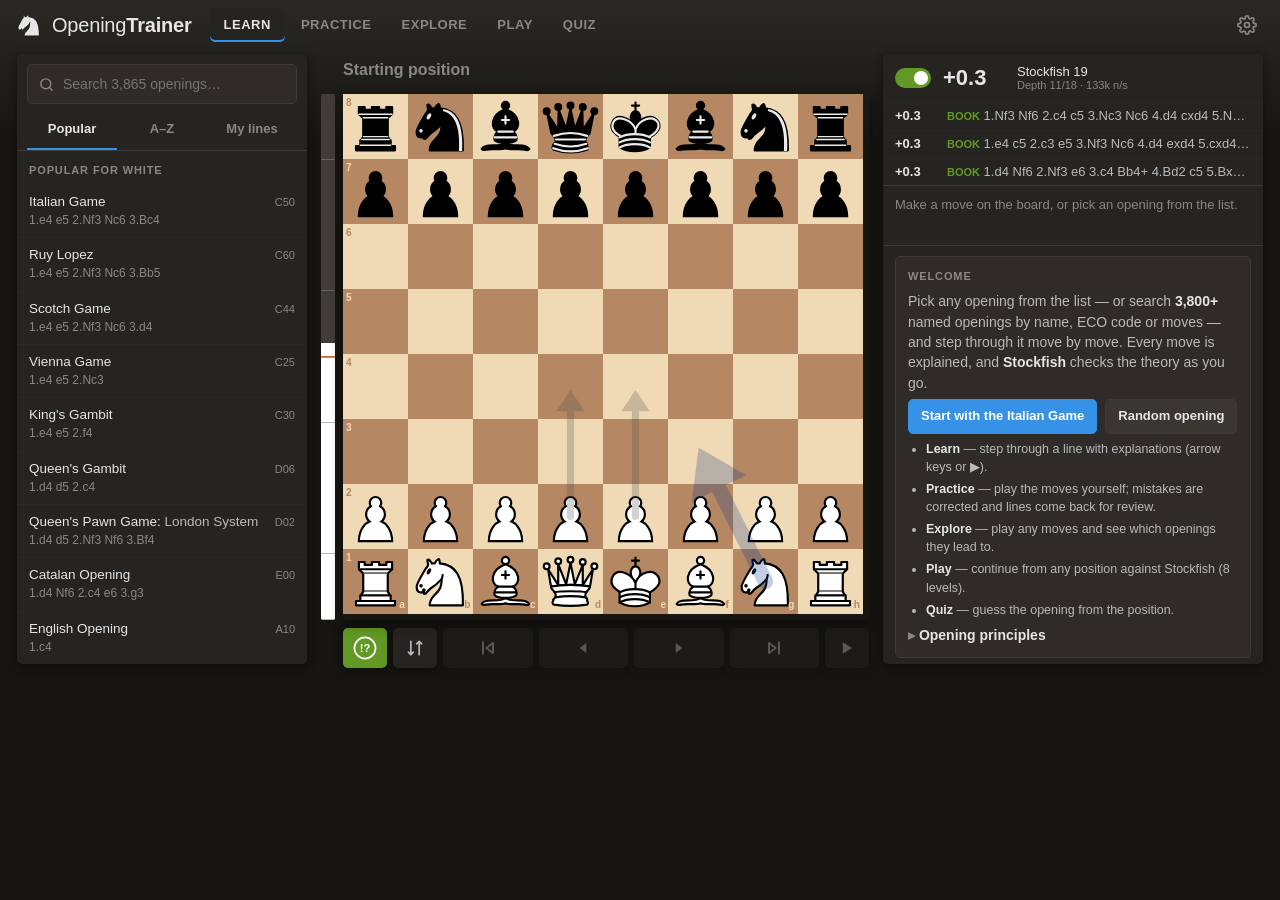
<file: index.html>
<!doctype html>
<html lang="en">
<head>
<meta charset="utf-8">
<meta name="viewport" content="width=device-width, initial-scale=1">
<title>Opening Trainer</title>
<meta name="description" content="Learn every chess opening: search 3,800+ named openings, step through them with explanations, drill them with spaced repetition and check every move with Stockfish.">
<link rel="icon" href="data:image/svg+xml,%3Csvg xmlns='http://www.w3.org/2000/svg' viewBox='0 0 45 45'%3E%3Cpath d='M22 10c10.5 1 16.5 8 16 29H15c0-9 10-6.5 8-21' fill='%23fff' stroke='%23000' stroke-width='1.5' stroke-linejoin='round'/%3E%3Cpath d='M24 18c.4 2.9-5.5 7.4-8 9-3 2-2.8 4.3-5 4-1-.9 1.4-3 0-3-1 0 .2 1.2-1 2-1 0-4 1-4-4 0-2 6-12 6-12s1.9-1.9 2-3.5c-.7-1-.5-2-.5-3 1-1 3 2.5 3 2.5h2s.8-2 2.5-3c1 0 1 3 1 3' fill='%23fff' stroke='%23000' stroke-width='1.5' stroke-linejoin='round'/%3E%3C/svg%3E">
<link rel="manifest" href="manifest.webmanifest">
<meta name="theme-color" content="#161512">
<meta name="mobile-web-app-capable" content="yes">
<meta name="apple-mobile-web-app-capable" content="yes">
<meta name="apple-mobile-web-app-status-bar-style" content="black-translucent">
<meta name="apple-mobile-web-app-title" content="Openings">
<link rel="apple-touch-icon" href="icons/apple-touch-icon.png">
<link rel="stylesheet" href="vendor/chessground/chessground.base.css">
<link rel="stylesheet" href="vendor/chessground/chessground.brown.css">
<link rel="stylesheet" href="vendor/chessground/chessground.cburnett.css">
<link rel="stylesheet" href="css/style.css">
</head>
<body class="board-brown">
<header class="topbar">
  <button class="icon-btn menu-btn" id="menuBtn" aria-label="Browse openings" title="Browse openings">
    <svg viewBox="0 0 24 24"><path d="M3 6h18M3 12h18M3 18h18"/></svg>
  </button>
  <a class="brand" href="#" id="brand">
    <svg viewBox="0 0 45 45" aria-hidden="true"><path d="M22 10c10.5 1 16.5 8 16 29H15c0-9 10-6.5 8-21" /><path d="M24 18c.4 2.9-5.5 7.4-8 9-3 2-2.8 4.3-5 4-1-.9 1.4-3 0-3-1 0 .2 1.2-1 2-1 0-4 1-4-4 0-2 6-12 6-12s1.9-1.9 2-3.5c-.7-1-.5-2-.5-3 1-1 3 2.5 3 2.5h2s.8-2 2.5-3c1 0 1 3 1 3"/></svg>
    <span>Opening<b>Trainer</b></span>
  </a>
  <nav class="modes" id="modes" aria-label="Mode">
    <button data-mode="learn" class="active">Learn</button>
    <button data-mode="practice">Practice</button>
    <button data-mode="explore">Explore</button>
    <button data-mode="play">Play</button>
    <button data-mode="quiz">Quiz</button>
  </nav>
  <button class="install-btn hidden" id="installBtn" title="Install as an app">
    <svg viewBox="0 0 24 24"><path d="M12 3v12M7 10l5 5 5-5M5 21h14"/></svg><span>Install app</span>
  </button>
  <button class="icon-btn" id="settingsBtn" aria-label="Settings" title="Settings">
    <svg viewBox="0 0 24 24"><circle cx="12" cy="12" r="3"/><path d="M19.4 15a1.7 1.7 0 0 0 .3 1.8l.1.1a2 2 0 1 1-2.8 2.8l-.1-.1a1.7 1.7 0 0 0-1.8-.3 1.7 1.7 0 0 0-1 1.5V21a2 2 0 1 1-4 0v-.1a1.7 1.7 0 0 0-1.1-1.5 1.7 1.7 0 0 0-1.8.3l-.1.1a2 2 0 1 1-2.8-2.8l.1-.1a1.7 1.7 0 0 0 .3-1.8 1.7 1.7 0 0 0-1.5-1H3a2 2 0 1 1 0-4h.1a1.7 1.7 0 0 0 1.5-1.1 1.7 1.7 0 0 0-.3-1.8l-.1-.1a2 2 0 1 1 2.8-2.8l.1.1a1.7 1.7 0 0 0 1.8.3H9a1.7 1.7 0 0 0 1-1.5V3a2 2 0 1 1 4 0v.1a1.7 1.7 0 0 0 1 1.5 1.7 1.7 0 0 0 1.8-.3l.1-.1a2 2 0 1 1 2.8 2.8l-.1.1a1.7 1.7 0 0 0-.3 1.8V9a1.7 1.7 0 0 0 1.5 1H21a2 2 0 1 1 0 4h-.1a1.7 1.7 0 0 0-1.5 1z"/></svg>
  </button>
</header>

<main class="layout">
  <aside class="side" id="side" aria-label="Opening browser">
    <div class="side-head">
      <label class="search">
        <svg viewBox="0 0 24 24"><circle cx="11" cy="11" r="7"/><path d="m20 20-3.5-3.5"/></svg>
        <input id="search" type="search" autocomplete="off" spellcheck="false" placeholder="Search openings…" title="Search by name, ECO code (B90) or moves (e4 c5 Nf3)">
      </label>
      <div class="side-tabs" id="sideTabs">
        <button data-tab="popular" class="active">Popular</button>
        <button data-tab="families">A–Z</button>
        <button data-tab="mine">My lines</button>
      </div>
    </div>
    <div class="side-list" id="sideList"><div class="loading">Loading openings…</div></div>
  </aside>
  <div class="scrim" id="scrim"></div>

  <section class="board-col">
    <div class="opening-bar" id="openingBar"></div>
    <div class="board-area">
      <div class="eval-bar" id="evalBar" title="Stockfish evaluation">
        <div class="eval-fill" id="evalFill"></div>
        <div class="eval-ticks"></div>
        <span class="eval-text" id="evalText"></span>
      </div>
      <div class="board-wrap" id="boardWrap">
        <div id="board"></div>
        <div class="promo hidden" id="promo"></div>
        <div class="board-banner hidden" id="banner"></div>
      </div>
    </div>
    <div class="controls" id="controls">
      <button id="btnLabels" class="labels-btn" title="Move labels (L)" aria-label="Move labels on/off"><svg viewBox="0 0 100 100"><circle cx="50" cy="50" r="44"/><text x="50" y="68" text-anchor="middle">!?</text></svg></button>
      <button id="btnFlip" title="Flip board (F)" aria-label="Flip board"><svg viewBox="0 0 24 24"><path d="M7 4v16M7 20l-3-3M7 20l3-3M17 20V4M17 4l-3 3M17 4l3 3"/></svg></button>
      <div class="nav">
        <button id="btnFirst" title="First move (↑)" aria-label="First move"><svg viewBox="0 0 24 24"><path d="M6 5v14M18 6l-8 6 8 6z"/></svg></button>
        <button id="btnPrev" title="Previous move (←)" aria-label="Previous move"><svg viewBox="0 0 24 24"><path d="M16 6l-8 6 8 6z"/></svg></button>
        <button id="btnNext" title="Next move (→)" aria-label="Next move"><svg viewBox="0 0 24 24"><path d="M8 6l8 6-8 6z"/></svg></button>
        <button id="btnLast" title="Last move (↓)" aria-label="Last move"><svg viewBox="0 0 24 24"><path d="M18 5v14M6 6l8 6-8 6z"/></svg></button>
      </div>
      <button id="btnAuto" title="Auto-play the line" aria-label="Auto-play"><svg viewBox="0 0 24 24"><path d="M7 5l11 7-11 7z"/></svg></button>
    </div>
  </section>

  <section class="tools" id="tools">
    <div class="ceval" id="ceval">
      <div class="ceval-head">
        <label class="switch" title="Toggle Stockfish (E)"><input type="checkbox" id="engineToggle"><span></span></label>
        <strong class="ceval-score" id="cevalScore">–</strong>
        <div class="ceval-info"><span id="cevalName">Stockfish 19</span><small id="cevalDepth">off</small></div>
      </div>
      <div class="pvs" id="pvs"></div>
    </div>
    <div class="moves" id="moves"></div>
    <div class="panel" id="panel"></div>
  </section>
</main>

<div class="modal hidden" id="settings" role="dialog" aria-modal="true" aria-labelledby="settingsTitle">
  <div class="modal-box">
    <div class="modal-head"><h2 id="settingsTitle">Settings</h2><button class="icon-btn" data-close aria-label="Close"><svg viewBox="0 0 24 24"><path d="M6 6l12 12M18 6 6 18"/></svg></button></div>
    <div class="setting"><span>Theme</span><div class="seg" data-setting="theme"><button data-v="dark">Dark</button><button data-v="light">Light</button></div></div>
    <div class="setting"><span>Board</span><div class="seg" data-setting="board"><button data-v="brown">Brown</button><button data-v="blue">Blue</button><button data-v="green">Green</button><button data-v="grey">Grey</button></div></div>
    <div class="setting"><span>Sound</span><div class="seg" data-setting="sound"><button data-v="on">On</button><button data-v="off">Off</button></div></div>
    <div class="setting"><span>Engine depth</span><div class="seg" data-setting="depth"><button data-v="14">14</button><button data-v="18">18</button><button data-v="22">22</button><button data-v="26">26</button></div></div>
    <div class="setting"><span>Engine lines</span><div class="seg" data-setting="multipv"><button data-v="1">1</button><button data-v="2">2</button><button data-v="3">3</button></div></div>
    <div class="setting"><span>Best-move arrow</span><div class="seg" data-setting="engineArrows"><button data-v="on">On</button><button data-v="off">Off</button></div></div>
    <div class="setting"><span>Move labels (Brilliant … Blunder)<br><small class="muted">Tap a mode to turn its labels on or off</small></span><div class="seg multi" data-label-modes><button data-v="learn">Learn</button><button data-v="practice">Practice</button><button data-v="explore">Explore</button><button data-v="play">Play</button><button data-v="quiz">Quiz</button></div></div>
    <div class="setting"><span>Book-move arrow (Learn)</span><div class="seg" data-setting="bookArrows"><button data-v="on">On</button><button data-v="off">Off</button></div></div>
    <div class="setting install-info" id="installInfo"><span>Install as an app</span><div class="small muted" id="installText"></div></div>
    <div class="setting danger"><span>Progress</span><button class="btn" id="resetProgress">Reset all progress</button></div>
    <p class="fine">Opening names: <a href="https://github.com/lichess-org/chess-openings" target="_blank" rel="noopener">lichess-org/chess-openings</a> (CC0). Engine: <a href="https://github.com/nmrugg/stockfish.js" target="_blank" rel="noopener">Stockfish.js</a> (GPLv3). Board: <a href="https://github.com/lichess-org/chessground" target="_blank" rel="noopener">chessground</a> (GPLv3). Rules: <a href="https://github.com/jhlywa/chess.js" target="_blank" rel="noopener">chess.js</a> (BSD).</p>
  </div>
</div>
<div class="toast" id="toast" role="status" aria-live="polite"></div>
<button class="update-bar hidden" id="updateBar">A new version is ready — tap to update</button>

<script type="module" src="js/app.js"></script>
</body>
</html>
</file>
<file: vendor/chessground/chessground.base.css>
.cg-wrap {
  box-sizing: content-box;
  position: relative;
  display: block;
}

cg-container {
  position: absolute;
  width: 100%;
  height: 100%;
  display: block;
  top: 0;
}

cg-board {
  position: absolute;
  top: 0;
  left: 0;
  width: 100%;
  height: 100%;
  -webkit-user-select: none;
  -moz-user-select: none;
  -ms-user-select: none;
  user-select: none;
  line-height: 0;
  background-size: cover;
}

.cg-wrap.manipulable cg-board {
  cursor: pointer;
}

cg-board square {
  position: absolute;
  top: 0;
  left: 0;
  width: 12.5%;
  height: 12.5%;
  pointer-events: none;
}

cg-board square.move-dest {
  pointer-events: auto;
}

cg-board square.last-move {
  will-change: transform;
}

.cg-wrap piece {
  position: absolute;
  top: 0;
  left: 0;
  width: 12.5%;
  height: 12.5%;
  background-size: cover;
  z-index: 2;
  will-change: transform;
  pointer-events: none;
}

cg-board piece.dragging {
  cursor: move;
  /* !important to override z-index from 3D piece inline style */
  z-index: 11 !important;
}

piece.anim {
  z-index: 8;
}

piece.fading {
  z-index: 1;
  opacity: 0.5;
}

.cg-wrap piece.ghost {
  opacity: 0.3;
}

.cg-wrap piece svg {
  overflow: hidden;
  position: relative;
  top: 0px;
  left: 0px;
  width: 100%;
  height: 100%;
  pointer-events: none;
  z-index: 2;
  opacity: 0.6;
}

.cg-wrap cg-auto-pieces,
.cg-wrap .cg-shapes,
.cg-wrap .cg-custom-svgs {
  overflow: visible;
  position: absolute;
  top: 0px;
  left: 0px;
  width: 100%;
  height: 100%;
  pointer-events: none;
}

.cg-wrap cg-auto-pieces {
  z-index: 2;
}

.cg-wrap cg-auto-pieces piece {
  opacity: 0.3;
}

.cg-wrap .cg-shapes {
  overflow: hidden;
  opacity: 0.6;
  z-index: 2;
}

.cg-wrap .cg-custom-svgs {
  /* over piece.anim = 8, but under piece.dragging = 11 */
  z-index: 9;
}

.cg-wrap .cg-custom-svgs svg {
  overflow: visible;
}

.cg-wrap coords {
  position: absolute;
  display: flex;
  pointer-events: none;
  opacity: 0.8;
  font-family: sans-serif;
  font-size: 9px;
}

.cg-wrap coords.ranks {
  left: 4px;
  top: -20px;
  flex-flow: column-reverse;
  height: 100%;
  width: 12px;
}

.cg-wrap coords.ranks.black {
  flex-flow: column;
}

.cg-wrap coords.ranks.left {
  left: -15px;
  align-items: flex-end;
}

.cg-wrap coords.files {
  bottom: -4px;
  left: 24px;
  flex-flow: row;
  width: 100%;
  height: 16px;
  text-transform: uppercase;
  text-align: center;
}

.cg-wrap coords.files.black {
  flex-flow: row-reverse;
}

.cg-wrap coords coord {
  flex: 1 1 auto;
}

.cg-wrap coords.ranks coord {
  transform: translateY(39%);
}

.cg-wrap coords.squares {
  bottom: 0;
  left: 0;
  text-transform: uppercase;
  text-align: right;
  flex-flow: column-reverse;
  height: 100%;
  width: 12.5%;
}

.cg-wrap coords.squares.black {
  flex-flow: column;
}

.cg-wrap coords.squares.left {
  text-align: left;
}

.cg-wrap coords.squares coord {
  padding: 6% 4%;
}

.cg-wrap coords.squares.rank2 {
  transform: translateX(100%);
}

.cg-wrap coords.squares.rank3 {
  transform: translateX(200%);
}

.cg-wrap coords.squares.rank4 {
  transform: translateX(300%);
}

.cg-wrap coords.squares.rank5 {
  transform: translateX(400%);
}

.cg-wrap coords.squares.rank6 {
  transform: translateX(500%);
}

.cg-wrap coords.squares.rank7 {
  transform: translateX(600%);
}

.cg-wrap coords.squares.rank8 {
  transform: translateX(700%);
}
</file>
<file: vendor/chessground/chessground.brown.css>
/** Colored board squares as an embedded SVG */
cg-board {
  background-color: #f0d9b5;
  background-image: url('[data-uri]');
}

/** Interactive board square colors */
cg-board square.move-dest {
  background: radial-gradient(rgba(20, 85, 30, 0.5) 22%, #208530 0, rgba(0, 0, 0, 0.3) 0, rgba(0, 0, 0, 0) 0);
}
cg-board square.premove-dest {
  background: radial-gradient(rgba(20, 30, 85, 0.5) 22%, #203085 0, rgba(0, 0, 0, 0.3) 0, rgba(0, 0, 0, 0) 0);
}
cg-board square.oc.move-dest {
  background: radial-gradient(transparent 0%, transparent 80%, rgba(20, 85, 0, 0.3) 80%);
}
cg-board square.oc.premove-dest {
  background: radial-gradient(transparent 0%, transparent 80%, rgba(20, 30, 85, 0.2) 80%);
}
cg-board square.move-dest:hover {
  background: rgba(20, 85, 30, 0.3);
}
cg-board square.premove-dest:hover {
  background: rgba(20, 30, 85, 0.2);
}
cg-board square.last-move {
  background-color: rgba(155, 199, 0, 0.41);
}
cg-board square.selected {
  background-color: rgba(20, 85, 30, 0.5);
}
cg-board square.check {
  background: radial-gradient(
    ellipse at center,
    rgba(255, 0, 0, 1) 0%,
    rgba(231, 0, 0, 1) 25%,
    rgba(169, 0, 0, 0) 89%,
    rgba(158, 0, 0, 0) 100%
  );
}
cg-board square.current-premove {
  background-color: rgba(20, 30, 85, 0.5);
}

/** Alternating colors in rank/file/square labels */
.orientation-white .ranks :nth-child(odd),
.orientation-white .files :nth-child(even),
.orientation-black .ranks :nth-child(even),
.orientation-black .files :nth-child(odd),
coords.squares:nth-of-type(odd) :nth-child(even),
coords.squares:nth-of-type(even) :nth-child(odd) {
  color: rgba(72, 72, 72, 0.8);
}

.orientation-white .ranks :nth-child(even),
.orientation-white .files :nth-child(odd),
.orientation-black .ranks :nth-child(odd),
.orientation-black .files :nth-child(even),
coords.squares:nth-of-type(odd) :nth-child(odd),
coords.squares:nth-of-type(even) :nth-child(even) {
  color: rgba(255, 255, 255, 0.8);
}
</file>
<file: vendor/chessground/chessground.cburnett.css>
/** Embedded SVGs for all chess pieces */
.cg-wrap piece.pawn.white {
  background-image: url('[data-uri]');
}
.cg-wrap piece.bishop.white {
  background-image: url('[data-uri]');
}
.cg-wrap piece.knight.white {
  background-image: url('[data-uri]');
}
.cg-wrap piece.rook.white {
  background-image: url('[data-uri]');
}
.cg-wrap piece.queen.white {
  background-image: url('[data-uri]');
}
.cg-wrap piece.king.white {
  background-image: url('[data-uri]');
}
.cg-wrap piece.pawn.black {
  background-image: url('[data-uri]');
}
.cg-wrap piece.bishop.black {
  background-image: url('[data-uri]');
}
.cg-wrap piece.knight.black {
  background-image: url('[data-uri]');
}
.cg-wrap piece.rook.black {
  background-image: url('[data-uri]');
}
.cg-wrap piece.queen.black {
  background-image: url('[data-uri]');
}
.cg-wrap piece.king.black {
  background-image: url('[data-uri]');
}
</file>
<file: css/style.css>
/* Opening Trainer — dark, lichess-inspired theme */
:root {
  --bg: #161512;
  --bg-top: #2b2925;
  --box: #262421;
  --box-2: #2e2b28;
  --box-3: #3a3733;
  --zebra: #2a2825;
  --border: #3d3a36;
  --font: #bababa;
  --font-strong: #e6e6e6;
  --font-dim: #8a8784;
  --primary: #3692e7;
  --primary-soft: rgba(54, 146, 231, 0.28);
  --good: #629924;
  --good-soft: rgba(98, 153, 36, 0.22);
  --bad: #cc3333;
  --bad-soft: rgba(204, 51, 51, 0.2);
  --warn: #d59020;
  --warn-soft: rgba(213, 144, 32, 0.18);
  --shadow: 0 2px 10px rgba(0, 0, 0, 0.45);
  --radius: 5px;
  --top-h: 50px;
  --sq-light: #f0d9b5;
  --sq-dark: #b58863;
  --side-w: 290px;
  --tools-w: 380px;
  --eval-w: 14px;
  --gap: 14px;
  --board: min(calc(100vh - var(--top-h) - 120px), calc(100vw - var(--side-w) - var(--tools-w) - var(--eval-w) - 5 * var(--gap)));
  color-scheme: dark;
}
body.light {
  --bg: #edebe9;
  --bg-top: #fbfaf9;
  --box: #ffffff;
  --box-2: #f7f6f5;
  --box-3: #ebe9e6;
  --zebra: #f5f4f2;
  --border: #d9d6d2;
  --font: #4d4d4d;
  --font-strong: #1f1f1f;
  --font-dim: #8c8a86;
  --primary: #1b78d0;
  --primary-soft: rgba(27, 120, 208, 0.16);
  --good-soft: rgba(98, 153, 36, 0.14);
  --bad-soft: rgba(204, 51, 51, 0.12);
  --warn-soft: rgba(213, 144, 32, 0.14);
  --shadow: 0 2px 8px rgba(0, 0, 0, 0.12);
  color-scheme: light;
}

* { box-sizing: border-box; }
html, body { margin: 0; height: 100%; }
body {
  background: linear-gradient(to bottom, var(--bg-top), var(--bg) 140px) no-repeat, var(--bg);
  color: var(--font);
  font: 14px/1.45 "Noto Sans", "Segoe UI", Roboto, "Helvetica Neue", Arial, sans-serif;
  -webkit-font-smoothing: antialiased;
  overflow-x: hidden;
}
button { font: inherit; color: inherit; cursor: pointer; }
a { color: var(--primary); text-decoration: none; }
a:hover { text-decoration: underline; }
svg { display: block; }
.hidden { display: none !important; }
b, strong { color: var(--font-strong); font-weight: 600; }

/* ---------- top bar ---------- */
.topbar {
  height: var(--top-h);
  display: flex;
  align-items: center;
  gap: 18px;
  padding: 0 var(--gap);
  max-width: 1800px;
  margin: 0 auto;
}
.brand { display: flex; align-items: center; gap: 8px; color: var(--font-strong); font-size: 20px; letter-spacing: -0.01em; white-space: nowrap; }
.brand:hover { text-decoration: none; }
.brand svg { width: 30px; height: 30px; fill: var(--font-strong); stroke: var(--bg); stroke-width: 1.5; stroke-linejoin: round; }
.brand span { font-weight: 400; }
.brand b { color: var(--font-strong); font-weight: 700; }
.modes { display: flex; gap: 2px; flex: 1; }
.modes button {
  background: none;
  border: 0;
  padding: 8px 14px;
  border-radius: var(--radius);
  color: var(--font-dim);
  text-transform: uppercase;
  font-size: 13px;
  font-weight: 600;
  letter-spacing: 0.04em;
}
.modes button:hover { color: var(--font-strong); background: var(--box-3); }
.modes button.active { color: var(--font-strong); background: var(--box); box-shadow: inset 0 -2px 0 var(--primary); }
.icon-btn {
  background: none;
  border: 0;
  width: 38px;
  height: 38px;
  border-radius: var(--radius);
  display: grid;
  place-items: center;
  color: var(--font-dim);
  flex: none;
}
.icon-btn:hover { background: var(--box-3); color: var(--font-strong); }
.icon-btn svg, .controls svg, .search svg { width: 20px; height: 20px; fill: none; stroke: currentColor; stroke-width: 2; stroke-linecap: round; stroke-linejoin: round; }
.menu-btn { display: none; }
.install-btn { display: flex; align-items: center; gap: 6px; background: var(--good); color: #fff; border: 0; border-radius: var(--radius); padding: 7px 12px; font-weight: 700; font-size: 13px; white-space: nowrap; }
.install-btn:hover { filter: brightness(1.1); }
.install-btn svg { width: 17px; height: 17px; fill: none; stroke: currentColor; stroke-width: 2.4; stroke-linecap: round; stroke-linejoin: round; }
.install-info > div { flex: 1 0 100%; line-height: 1.5; }
@media (display-mode: standalone) { .install-btn, .install-info { display: none !important; } }

/* ---------- layout ---------- */
.layout {
  display: grid;
  grid-template-columns: var(--side-w) auto var(--tools-w);
  gap: var(--gap);
  padding: 4px var(--gap) var(--gap);
  max-width: 1800px;
  margin: 0 auto;
  align-items: start;
  justify-content: center;
}
.side, .tools {
  height: calc(var(--board) + 84px);
  min-height: 420px;
  display: flex;
  flex-direction: column;
  background: var(--box);
  border-radius: var(--radius);
  box-shadow: var(--shadow);
  overflow: hidden;
}
.scrim { display: none; }

/* ---------- side / browser ---------- */
.side-head { padding: 10px 10px 0; border-bottom: 1px solid var(--border); }
.search { display: flex; align-items: center; gap: 8px; background: var(--box-2); border: 1px solid var(--border); border-radius: var(--radius); padding: 0 10px; }
.search:focus-within { border-color: var(--primary); }
.search svg { width: 17px; height: 17px; color: var(--font-dim); flex: none; }
.search input { flex: 1; min-width: 0; background: none; border: 0; outline: 0; color: var(--font-strong); font: inherit; padding: 9px 0; }
.side-tabs { display: flex; margin-top: 8px; }
.side-tabs button { flex: 1; background: none; border: 0; padding: 8px 0 9px; color: var(--font-dim); font-weight: 600; font-size: 13px; border-bottom: 2px solid transparent; }
.side-tabs button:hover { color: var(--font-strong); }
.side-tabs button.active { color: var(--font-strong); border-color: var(--primary); }
.side-list { flex: 1; overflow-y: auto; overscroll-behavior: contain; }
.side-list h3 { margin: 0; padding: 12px 12px 6px; font-size: 11px; text-transform: uppercase; letter-spacing: 0.08em; color: var(--font-dim); font-weight: 700; }
.side-list .hint { padding: 12px; color: var(--font-dim); font-size: 13px; }
.loading { padding: 20px; color: var(--font-dim); }
.op {
  display: grid;
  grid-template-columns: 1fr auto;
  gap: 1px 8px;
  width: 100%;
  text-align: left;
  background: none;
  border: 0;
  border-bottom: 1px solid var(--zebra);
  padding: 8px 12px;
}
.op:hover { background: var(--box-3); }
.op.current { background: var(--primary-soft); }
.op .op-name { color: var(--font-strong); font-size: 13.5px; line-height: 1.3; overflow: hidden; text-overflow: ellipsis; }
.op .op-name em { font-style: normal; color: var(--font); }
.op .op-eco { font-size: 11px; color: var(--font-dim); font-variant-numeric: tabular-nums; align-self: start; padding-top: 2px; }
.op .op-moves { grid-column: 1 / -1; font-size: 12px; color: var(--font-dim); white-space: nowrap; overflow: hidden; text-overflow: ellipsis; }
.op .op-count { font-size: 11px; color: var(--font-dim); }
.dot { display: inline-block; width: 8px; height: 8px; border-radius: 50%; margin-right: 6px; vertical-align: 1px; background: var(--box-3); }
.dot.m0 { background: var(--bad); } .dot.m1 { background: var(--warn); } .dot.m2 { background: #c8b52c; }
.dot.m3 { background: #8fb33a; } .dot.m4, .dot.m5, .dot.m6 { background: var(--good); }
.due-tag { font-size: 10px; text-transform: uppercase; font-weight: 700; color: var(--warn); margin-left: 6px; letter-spacing: 0.05em; }

/* ---------- board column ---------- */
.board-col { display: flex; flex-direction: column; gap: 8px; width: calc(var(--board) + var(--eval-w) + 8px); min-width: 0; }
.opening-bar {
  height: 32px;
  display: flex;
  align-items: center;
  gap: 10px;
  padding-left: calc(var(--eval-w) + 8px);
  min-width: 0;
}
.opening-bar .eco { background: var(--box-3); color: var(--font-strong); font-size: 12px; font-weight: 700; padding: 2px 7px; border-radius: 3px; font-variant-numeric: tabular-nums; }
.opening-bar .name { color: var(--font-strong); font-size: 16px; font-weight: 600; white-space: nowrap; overflow: hidden; text-overflow: ellipsis; min-width: 0; }
.opening-bar .name em { font-style: normal; color: var(--font); font-weight: 400; }
.opening-bar .muted { color: var(--font-dim); }
.star { background: none; border: 0; padding: 2px; color: var(--font-dim); flex: none; }
.star svg { width: 20px; height: 20px; fill: none; stroke: currentColor; stroke-width: 1.8; stroke-linejoin: round; }
.star.on { color: #e8b923; }
.star.on svg { fill: currentColor; }
.board-area { display: flex; gap: 8px; }
.eval-bar {
  width: var(--eval-w);
  height: var(--board);
  position: relative;
  background: #403d39;
  border-radius: 2px;
  overflow: hidden;
  flex: none;
}
.eval-fill { position: absolute; left: 0; right: 0; bottom: 0; height: 50%; background: #fff; transition: height 0.6s ease; }
.eval-bar.flipped .eval-fill { bottom: auto; top: 0; }
.eval-bar.off .eval-fill { background: #8c8a86; }
.eval-ticks { position: absolute; inset: 0; background: repeating-linear-gradient(to bottom, transparent 0 calc(12.5% - 1px), rgba(128, 128, 128, 0.55) calc(12.5% - 1px) 12.5%); pointer-events: none; }
.eval-ticks::after { content: ""; position: absolute; left: 0; right: 0; top: calc(50% - 1px); height: 2px; background: rgba(214, 79, 0, 0.7); }
.eval-text { position: absolute; left: 0; right: 0; bottom: 3px; text-align: center; font-size: 9px; font-weight: 700; color: #333; writing-mode: horizontal-tb; }
.eval-text.top { bottom: auto; top: 3px; color: #ddd; }
.board-wrap { width: var(--board); height: var(--board); position: relative; flex: none; }
#board { width: 100%; height: 100%; }
.board-wrap.shake { animation: shake 0.35s; }
@keyframes shake { 20%, 60% { transform: translateX(-6px); } 40%, 80% { transform: translateX(6px); } }

/* board themes (exact lichess square colours) */
cg-board { background-image: repeating-conic-gradient(var(--sq-dark) 0 25%, var(--sq-light) 0 50%) !important; background-size: 25% 25% !important; background-color: var(--sq-light) !important; }
body.board-blue { --sq-light: #dee3e6; --sq-dark: #8ca2ad; }
body.board-green { --sq-light: #ffffdd; --sq-dark: #86a666; }
body.board-grey { --sq-light: #e3e3e3; --sq-dark: #a8a8a8; }
.cg-wrap { box-shadow: 0 3px 14px rgba(0, 0, 0, 0.45); border-radius: 2px; }
.cg-wrap coords { font-family: inherit; font-weight: 700; font-size: clamp(8px, calc(var(--board) / 52), 13px); opacity: 1; z-index: 3; }
.cg-wrap coords.ranks { left: 0; right: auto; top: 0; width: 1.6em; height: 100%; flex-flow: column-reverse; }
.cg-wrap coords.ranks.black { flex-flow: column; }
.cg-wrap coords.ranks coord { transform: none; padding: 0.2em 0 0 0.3em; }
.cg-wrap coords.files { left: 0; bottom: 0; top: auto; width: 100%; height: 100%; flex-flow: row; text-transform: lowercase; text-align: right; align-items: flex-end; }
.cg-wrap coords.files.black { flex-flow: row-reverse; }
.cg-wrap coords.files coord { padding: 0 0.3em 0.1em 0; }
.cg-wrap coords coord { color: var(--sq-light) !important; }
.cg-wrap coords coord:nth-child(even) { color: var(--sq-dark) !important; }
.cg-wrap coords.black coord { color: var(--sq-dark) !important; }
.cg-wrap coords.black coord:nth-child(even) { color: var(--sq-light) !important; }

.promo { position: absolute; inset: 0; background: rgba(0, 0, 0, 0.55); z-index: 20; display: grid; place-items: center; }
.promo-box { display: flex; gap: 6px; background: var(--box); padding: 10px; border-radius: 8px; box-shadow: var(--shadow); }
.promo-box button { width: calc(var(--board) / 7); height: calc(var(--board) / 7); border: 0; border-radius: 50%; background: var(--box-3); padding: 0; position: relative; }
.promo-box button:hover { background: var(--primary); }
.promo-box .pc { position: absolute; inset: 8%; display: block; box-shadow: none; border-radius: 0; }
.promo-box .pc piece { width: 100%; height: 100%; }
.board-banner {
  position: absolute;
  left: 50%;
  top: 50%;
  transform: translate(-50%, -50%);
  z-index: 15;
  background: rgba(22, 21, 18, 0.92);
  color: #fff;
  padding: 16px 22px;
  border-radius: 8px;
  text-align: center;
  box-shadow: var(--shadow);
  max-width: 80%;
}
.board-banner strong { display: block; font-size: 20px; color: #fff; }

.controls { display: flex; align-items: center; gap: 6px; padding-left: calc(var(--eval-w) + 8px); }
.controls button {
  background: var(--box);
  border: 0;
  height: 40px;
  min-width: 44px;
  border-radius: var(--radius);
  display: grid;
  place-items: center;
  color: var(--font);
  box-shadow: var(--shadow);
}
.controls button:hover:not(:disabled) { background: var(--box-3); color: var(--font-strong); }
.controls button:disabled { opacity: 0.4; cursor: default; }
.controls button.on { background: var(--primary); color: #fff; }
.controls .nav { flex: 1; display: grid; grid-template-columns: repeat(4, 1fr); gap: 6px; }
.controls .nav svg path { fill: currentColor; stroke: none; }
.controls .nav svg path:first-child[d^="M6 5"], .controls .nav svg path:first-child[d^="M18 5"] { stroke: currentColor; fill: none; stroke-width: 2.4; }
#btnAuto svg path { fill: currentColor; stroke: none; }

/* ---------- tools (right) ---------- */
.ceval { border-bottom: 1px solid var(--border); flex: none; }
.ceval-head { display: flex; align-items: center; gap: 12px; padding: 8px 12px; }
.ceval-score { font-size: 22px; font-weight: 700; min-width: 62px; color: var(--font-strong); font-variant-numeric: tabular-nums; }
.ceval-info { display: flex; flex-direction: column; line-height: 1.2; min-width: 0; }
.ceval-info span { font-size: 13px; color: var(--font-strong); }
.ceval-info small { font-size: 11px; color: var(--font-dim); white-space: nowrap; overflow: hidden; text-overflow: ellipsis; }
.switch { position: relative; width: 36px; height: 20px; flex: none; }
.switch input { opacity: 0; width: 0; height: 0; position: absolute; }
.switch span { position: absolute; inset: 0; background: var(--box-3); border-radius: 20px; cursor: pointer; transition: background 0.15s; }
.switch span::after { content: ""; position: absolute; left: 3px; top: 3px; width: 14px; height: 14px; border-radius: 50%; background: #fff; transition: transform 0.15s; }
.switch input:checked + span { background: var(--good); }
.switch input:checked + span::after { transform: translateX(16px); }
.switch input:focus-visible + span { outline: 2px solid var(--primary); outline-offset: 2px; }
.pvs { font-size: 13px; }
.pv { display: flex; gap: 8px; padding: 4px 12px; border-top: 1px solid var(--zebra); white-space: nowrap; overflow: hidden; cursor: pointer; }
.pv:hover { background: var(--box-3); }
.pv strong { min-width: 44px; font-variant-numeric: tabular-nums; }
.pv span { overflow: hidden; text-overflow: ellipsis; color: var(--font); }
.pv .book-tag { color: var(--good); font-weight: 700; font-size: 11px; }

.moves {
  flex: none;
  max-height: 22%;
  min-height: 60px;
  overflow-y: auto;
  display: grid;
  grid-template-columns: 13% 43.5% 43.5%;
  align-content: start;
  border-bottom: 1px solid var(--border);
  font-size: 14.5px;
}
.moves .idx { background: var(--box-2); color: var(--font-dim); text-align: center; padding: 2px 0; font-size: 13px; border-right: 1px solid var(--zebra); }
.moves .mv { padding: 2px 10px; cursor: pointer; color: var(--font-strong); font-weight: 500; }
.moves .mv:hover { background: var(--box-3); }
.moves .mv.active { background: var(--primary-soft); color: var(--font-strong); box-shadow: inset 3px 0 0 var(--primary); }
.moves .mv.dev { color: var(--warn); font-style: italic; }
.moves .mv.ahead { color: var(--font-dim); }
.moves .mv.hidden-mv { color: transparent; text-shadow: 0 0 7px var(--font-dim); pointer-events: none; }
.moves .empty { grid-column: 1 / -1; padding: 10px 12px; color: var(--font-dim); font-size: 13px; }

.panel { flex: 1; overflow-y: auto; overscroll-behavior: contain; padding: 10px 12px 16px; display: flex; flex-direction: column; gap: 12px; }
.card { background: var(--box-2); border: 1px solid var(--border); border-radius: var(--radius); padding: 12px; }
.card h4 { margin: 0 0 6px; font-size: 11px; text-transform: uppercase; letter-spacing: 0.08em; color: var(--font-dim); font-weight: 700; display: flex; align-items: center; gap: 8px; }
.card h4 .right { margin-left: auto; text-transform: none; letter-spacing: 0; font-weight: 500; }
.card p { margin: 6px 0; }
.card ul { margin: 6px 0; padding-left: 18px; }
.card li { margin: 4px 0; }
.move-head { display: flex; align-items: baseline; gap: 8px; margin-bottom: 4px; flex-wrap: wrap; }
.move-head .san { font-size: 22px; font-weight: 700; color: var(--font-strong); }
.move-head .who { color: var(--font-dim); font-size: 13px; }
.tag { font-size: 11px; font-weight: 700; padding: 2px 7px; border-radius: 10px; text-transform: uppercase; letter-spacing: 0.04em; }
.tag.book { background: var(--good-soft); color: var(--good); }
.tag.dev { background: var(--warn-soft); color: var(--warn); }
.tag.bad { background: var(--bad-soft); color: var(--bad); }
.notes { list-style: none; padding: 0 !important; margin: 4px 0 0 !important; }
.notes li { position: relative; padding-left: 18px; margin: 6px 0; }
.notes li::before { content: ""; position: absolute; left: 3px; top: 0.55em; width: 7px; height: 7px; border-radius: 50%; background: var(--font-dim); }
.notes li.good::before { background: var(--good); }
.notes li.warn::before { background: var(--warn); }
.named { margin-top: 8px; padding: 8px 10px; background: var(--primary-soft); border-radius: var(--radius); font-size: 13px; }
.verdict { margin-top: 8px; font-size: 13px; color: var(--font); display: flex; gap: 8px; align-items: flex-start; }
.verdict .ic { flex: none; width: 18px; height: 18px; border-radius: 50%; display: grid; place-items: center; font-size: 11px; font-weight: 700; color: #fff; background: var(--font-dim); margin-top: 1px; }
.verdict .ic.good { background: var(--good); }
.verdict .ic.warn { background: var(--warn); }
.verdict .ic.bad { background: var(--bad); }
.row { display: flex; gap: 8px; flex-wrap: wrap; align-items: center; }
.btn {
  background: var(--box-3);
  border: 1px solid var(--border);
  border-radius: var(--radius);
  padding: 7px 12px;
  color: var(--font-strong);
  font-weight: 600;
  font-size: 13px;
}
.btn:hover:not(:disabled) { filter: brightness(1.15); }
.btn:disabled { opacity: 0.45; cursor: default; }
.btn.primary { background: var(--primary); border-color: var(--primary); color: #fff; }
.btn.good { background: var(--good); border-color: var(--good); color: #fff; }
.btn.small { padding: 4px 9px; font-size: 12px; }
.btn.block { width: 100%; }
.btn.active { background: var(--primary); border-color: var(--primary); color: #fff; }
.seg { display: inline-flex; border: 1px solid var(--border); border-radius: var(--radius); overflow: hidden; }
.seg button { background: var(--box-2); border: 0; padding: 6px 11px; font-size: 13px; color: var(--font); border-left: 1px solid var(--border); }
.seg button:first-child { border-left: 0; }
.seg button.active { background: var(--primary); color: #fff; }
.seg button:hover:not(.active) { background: var(--box-3); }
.bookmoves { width: 100%; border-collapse: collapse; font-size: 13px; }
.bookmoves td { padding: 5px 6px; border-top: 1px solid var(--zebra); vertical-align: top; }
.bookmoves tr { cursor: pointer; }
.bookmoves tr:hover td { background: var(--box-3); }
.bookmoves tr.next td { background: var(--good-soft); }
.bookmoves td.m { font-weight: 700; color: var(--font-strong); width: 56px; white-space: nowrap; }
.bookmoves td.n { color: var(--font-dim); width: 44px; text-align: right; font-variant-numeric: tabular-nums; }
.bookmoves td.o { color: var(--font); }
.bar-line { height: 6px; border-radius: 3px; background: var(--box-3); overflow: hidden; margin: 8px 0; }
.bar-line > div { height: 100%; background: var(--good); transition: width 0.3s; }
.status { font-size: 18px; font-weight: 700; color: var(--font-strong); display: flex; align-items: center; gap: 10px; }
.status .ic { width: 26px; height: 26px; border-radius: 50%; display: grid; place-items: center; color: #fff; font-size: 15px; flex: none; }
.status .ic.good { background: var(--good); }
.status .ic.bad { background: var(--bad); }
.status .ic.turn { background: var(--box-3); }
.status .ic.turn.w { background: #fff; border: 1px solid #999; }
.status .ic.turn.b { background: #000; border: 1px solid #666; }
.feedback { margin-top: 8px; padding: 9px 11px; border-radius: var(--radius); font-size: 13px; }
.feedback.good { background: var(--good-soft); }
.feedback.bad { background: var(--bad-soft); }
.feedback.warn { background: var(--warn-soft); }
.var-list { display: flex; flex-direction: column; margin: 4px -12px -12px; }
.var-list .op { border-bottom: 0; border-top: 1px solid var(--border); padding: 7px 12px; }
.quiz-opts { display: flex; flex-direction: column; gap: 8px; }
.quiz-opts button { text-align: left; background: var(--box-3); border: 1px solid var(--border); border-radius: var(--radius); padding: 10px 12px; color: var(--font-strong); font-size: 14px; }
.quiz-opts button:hover:not(:disabled) { border-color: var(--primary); }
.quiz-opts button.right { background: var(--good-soft); border-color: var(--good); }
.quiz-opts button.wrong { background: var(--bad-soft); border-color: var(--bad); }
.quiz-opts button:disabled { cursor: default; }
.stats { display: grid; grid-template-columns: repeat(3, 1fr); gap: 8px; text-align: center; }
.stats div { background: var(--box-3); border-radius: var(--radius); padding: 8px 4px; }
.stats strong { display: block; font-size: 20px; }
.stats small { color: var(--font-dim); font-size: 11px; text-transform: uppercase; letter-spacing: 0.05em; }
.levels { display: grid; grid-template-columns: repeat(8, 1fr); gap: 4px; }
.levels button { padding: 7px 0; background: var(--box-3); border: 1px solid var(--border); border-radius: var(--radius); font-weight: 700; }
.levels button.active { background: var(--primary); border-color: var(--primary); color: #fff; }
.kbd { display: inline-block; border: 1px solid var(--border); border-bottom-width: 2px; border-radius: 3px; padding: 0 5px; font-size: 11px; color: var(--font-strong); background: var(--box-3); }
.muted { color: var(--font-dim); }
.small { font-size: 12.5px; }
details > summary { cursor: pointer; color: var(--font-strong); font-weight: 600; list-style: none; }
details > summary::-webkit-details-marker { display: none; }
details > summary::before { content: "▸ "; color: var(--font-dim); }
details[open] > summary::before { content: "▾ "; }

/* ---------- move labels ---------- */
.controls .labels-btn svg { width: 24px; height: 24px; }
.controls .labels-btn circle { fill: none; stroke: currentColor; stroke-width: 7; }
.controls .labels-btn text { fill: currentColor; stroke: none; font: 900 46px Arial, Helvetica, sans-serif; }
.controls .labels-btn.on { background: var(--good); color: #fff; }
.seg.multi { flex-wrap: wrap; }
.nag { width: 15px; height: 15px; flex: none; display: inline-block; vertical-align: -2px; }
.nag.big { width: 30px; height: 30px; }
.moves .mv { display: flex; align-items: center; gap: 5px; }
.moves .mv .san { min-width: 0; }
.moves .mv.c-brilliant .san { color: #1baaa6; }
.moves .mv.c-great .san { color: #6f9cc2; }
.moves .mv.c-inaccuracy .san { color: #e9b931; }
.moves .mv.c-mistake .san { color: #e6912c; }
.moves .mv.c-miss .san { color: #ee6b55; }
.moves .mv.c-blunder .san { color: #e04a45; }
.cls-badge { display: flex; gap: 10px; align-items: flex-start; margin-top: 10px; padding: 9px 10px; border-radius: var(--radius); background: color-mix(in srgb, var(--c) 16%, transparent); border: 1px solid color-mix(in srgb, var(--c) 45%, transparent); }
.cls-badge > div > b { display: block; color: var(--c); font-size: 15px; }
.cls-badge > div > span { font-size: 13px; }
.why { margin-top: 8px; font-size: 13px; line-height: 1.5; }
.why p { margin: 4px 0; }
.why b { display: inline !important; color: var(--font-strong) !important; font-size: inherit !important; }
.why .line, .line { font-variant-numeric: tabular-nums; color: var(--font-strong); font-weight: 600; }
.why p.line { color: var(--font-dim); font-weight: 500; }
.best-alt { margin-top: 6px; padding: 7px 9px; border-radius: var(--radius); background: var(--good-soft); border-left: 3px solid var(--good); }
.best-alt b { color: var(--good) !important; }
.feedback .why { color: var(--font); }
.acc-row { display: grid; grid-template-columns: 1fr auto 1fr; align-items: center; text-align: center; gap: 8px; margin-bottom: 8px; }
.acc-row > div:not(.acc-mid) { background: var(--box-3); border-radius: var(--radius); padding: 6px; }
.acc-row small { display: block; color: var(--font-dim); font-size: 11px; text-transform: uppercase; letter-spacing: 0.05em; }
.acc-row strong { font-size: 22px; font-variant-numeric: tabular-nums; }
.acc-mid { color: var(--font-dim); font-size: 12px; text-transform: uppercase; letter-spacing: 0.06em; }
.review { width: 100%; border-collapse: collapse; font-size: 13px; }
.review td { padding: 4px 6px; border-top: 1px solid var(--zebra); }
.review .cw, .review .cb { width: 44px; text-align: center; font-weight: 700; color: var(--font-strong); font-variant-numeric: tabular-nums; }
.review .cl { display: flex; align-items: center; gap: 7px; font-weight: 600; }
.update-bar { position: fixed; left: 50%; transform: translateX(-50%); bottom: calc(16px + env(safe-area-inset-bottom, 0px)); z-index: 210; background: var(--primary); color: #fff; border: 0; border-radius: 22px; padding: 10px 18px; font-weight: 700; box-shadow: var(--shadow); max-width: calc(100vw - 32px); }

/* ---------- modal + toast ---------- */
.modal { position: fixed; inset: 0; background: rgba(0, 0, 0, 0.6); z-index: 100; display: grid; place-items: center; padding: 16px; }
.modal-box { background: var(--box); border-radius: 8px; box-shadow: var(--shadow); width: min(480px, 100%); max-height: 90vh; overflow-y: auto; padding: 8px 18px 16px; }
.modal-head { display: flex; align-items: center; justify-content: space-between; }
.modal-head h2 { font-size: 18px; margin: 8px 0; color: var(--font-strong); }
.setting { display: flex; align-items: center; justify-content: space-between; gap: 12px; padding: 10px 0; border-top: 1px solid var(--border); flex-wrap: wrap; }
.setting > span { color: var(--font-strong); }
.fine { font-size: 12px; color: var(--font-dim); border-top: 1px solid var(--border); padding-top: 10px; margin-bottom: 0; }
.toast { position: fixed; left: 50%; bottom: 24px; transform: translate(-50%, 20px); background: var(--box-3); color: var(--font-strong); padding: 10px 16px; border-radius: var(--radius); box-shadow: var(--shadow); opacity: 0; pointer-events: none; transition: opacity 0.2s, transform 0.2s; z-index: 200; max-width: calc(100vw - 32px); }
.toast.show { opacity: 1; transform: translate(-50%, 0); }

/* ---------- responsive ---------- */
@media (max-width: 1260px) {
  :root { --tools-w: 360px; --board: min(calc(100vh - var(--top-h) - 120px), calc(100vw - var(--tools-w) - var(--eval-w) - 4 * var(--gap))); }
  .layout { grid-template-columns: auto var(--tools-w); }
  .menu-btn { display: grid; }
  .side {
    position: fixed;
    top: 0;
    left: 0;
    bottom: 0;
    height: 100%;
    width: min(340px, 88vw);
    z-index: 60;
    border-radius: 0;
    transform: translateX(-102%);
    transition: transform 0.2s ease;
  }
  body.drawer .side { transform: none; }
  body.drawer .scrim { display: block; position: fixed; inset: 0; background: rgba(0, 0, 0, 0.5); z-index: 50; }
}
@media (max-width: 860px) {
  :root { --gap: 10px; --eval-w: 10px; --board: min(calc(100vw - var(--eval-w) - 2 * var(--gap) - 6px), calc(100vh - 150px)); }
  .topbar { flex-wrap: wrap; height: auto; padding-top: 6px; row-gap: 4px; }
  .brand { flex: 1; font-size: 18px; }
  .install-btn span { display: none; }
  .install-btn { padding: 7px 9px; }
  .modes { order: 3; flex: 1 0 100%; overflow-x: auto; scrollbar-width: none; }
  .modes button { flex: 1; padding: 8px 6px; font-size: 12px; }
  .layout { grid-template-columns: minmax(0, 1fr); justify-items: center; padding-top: 8px; }
  .board-col { width: 100%; align-items: center; }
  .opening-bar, .controls { width: calc(var(--board) + var(--eval-w) + 6px); padding-left: 0; }
  .board-area { gap: 6px; }
  .tools { width: 100%; min-width: 0; height: auto; min-height: 0; overflow: visible; }
  .moves { max-height: 140px; }
  .panel { overflow: visible; }
  .opening-bar .name { font-size: 14px; }
}
</file>
